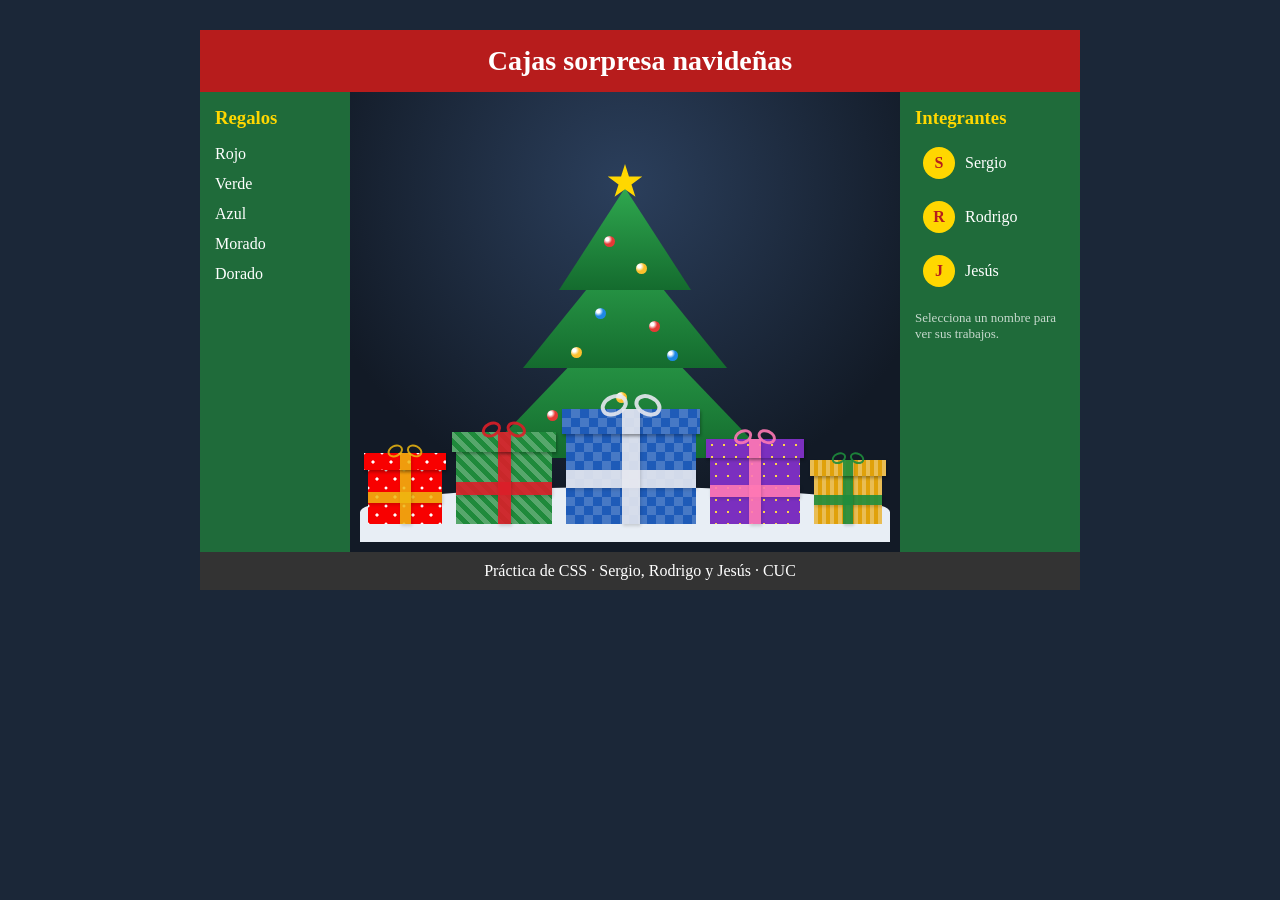
<file: index.html>
<!DOCTYPE html>
<html lang="es">
<head>
  <meta charset="UTF-8">
  <meta name="viewport" content="width=device-width, initial-scale=1.0">
  <title>Práctica de CSS - Navidad</title>
  <link rel="stylesheet" href="estilos.css">
</head>
<body>

  <div id="contenedor">

    <div id="cabecera">
      <h1>Cajas sorpresa navideñas</h1>
    </div>

    <div id="menu">
      <h3>Regalos</h3>
      <ul>
        <li><a href="#">Rojo</a></li>
        <li><a href="#">Verde</a></li>
        <li><a href="#">Azul</a></li>
        <li><a href="#">Morado</a></li>
        <li><a href="#">Dorado</a></li>
      </ul>
    </div>

    <div id="contenido">

      <!-- Panel de Sergio (aparece al hacer clic en su nombre) -->
      <div class="panel" id="sergio">
        <a class="cerrar" href="#">✕ Cerrar</a>
        <h2>Trabajos de Sergio</h2>
        <a class="trabajo" href="sergio/ejercicio1-regalos/index.html">
          <strong>Ejercicio 1 · Cajas sorpresa</strong>
          <span>5 regalos con position relative / absolute frente al árbol</span>
        </a>
        <a class="trabajo" href="sergio/ejercicio2-estructura/index.html">
          <strong>Ejercicio 2 · Estructura</strong>
          <span>Cabecera, menú, contenido y pie con float y clear</span>
        </a>
        <a class="trabajo" href="sergio/ejercicio3-perfil/index.html">
          <strong>Ejercicio 3 · Tarjeta de perfil</strong>
          <span>Vista para celular y para PC con Flexbox y media queries</span>
        </a>
      </div>

      <!-- Panel de Rodrigo (aparece al hacer clic en su nombre) -->
      <div class="panel" id="rodrigo">
        <a class="cerrar" href="#">✕ Cerrar</a>
        <h2>Trabajos de Rodrigo</h2>
        <a class="trabajo" href="rodrigo/practica1/index.html">
          <strong>Ejercicio 1 · Cajas sorpresa</strong>
          <span>5 regalos con position relative / absolute frente al árbol</span>
        </a>
        <a class="trabajo" href="rodrigo/practica2/index.html">
          <strong>Ejercicio 2 · Estructura</strong>
          <span>Cabecera, menú, contenido y pie con float y clear</span>
        </a>
        <a class="trabajo" href="rodrigo/practica3/index.html">
          <strong>Ejercicio 3 · Tarjeta de perfil</strong>
          <span>Vista para celular y para PC con Flexbox y media queries</span>
        </a>
      </div>

      <!-- Panel de Jesús (aparece al hacer clic en su nombre) -->
      <div class="panel" id="jesus">
        <a class="cerrar" href="#">✕ Cerrar</a>
        <h2>Trabajos de Jesús</h2>
        <a class="trabajo" href="practica_jesus/index.html">
          <strong>Ejercicio 1 · Cajas sorpresa</strong>
          <span>5 esta los 3 en uno tanto el menu como las tarjetas </span>
        </a>
      </div>

      <div class="escena">

        <div class="suelo"></div>

        <div class="arbol">
          <div class="estrella"></div>
          <div class="capa capa-1"></div>
          <div class="capa capa-2"></div>
          <div class="capa capa-3"></div>
          <div class="tronco"></div>
          <span class="esfera e1"></span>
          <span class="esfera e2"></span>
          <span class="esfera e3"></span>
          <span class="esfera e4"></span>
          <span class="esfera e5"></span>
          <span class="esfera e6"></span>
          <span class="esfera e7"></span>
          <span class="esfera e8"></span>
          <span class="esfera e9"></span>
        </div>

        <div class="regalos">
          <div class="regalo r1">
            <div class="tapa"><span></span></div>
            <div class="promo"><p>Ho, ho, ho</p><h2>¡Regalo!</h2></div>
            <div class="caja"><span></span><span></span></div>
          </div>
          <div class="regalo r2">
            <div class="tapa"><span></span></div>
            <div class="promo"><p>Para ti</p><h2>¡Sorpresa!</h2></div>
            <div class="caja"><span></span><span></span></div>
          </div>
          <div class="regalo r3">
            <div class="tapa"><span></span></div>
            <div class="promo"><p>Felices Fiestas</p><h2>NAVIDAD 2026</h2></div>
            <div class="caja"><span></span><span></span></div>
          </div>
          <div class="regalo r4">
            <div class="tapa"><span></span></div>
            <div class="promo"><p>Con cariño</p><h2>Paz y amor</h2></div>
            <div class="caja"><span></span><span></span></div>
          </div>
          <div class="regalo r5">
            <div class="tapa"><span></span></div>
            <div class="promo"><p>Un deseo</p><h2>¡Feliz 2027!</h2></div>
            <div class="caja"><span></span><span></span></div>
          </div>
        </div>

      </div>
    </div>

    <div id="integrantes">
      <h3>Integrantes</h3>
      <ul>
        <li><a href="#sergio"><span class="inicial">S</span>Sergio</a></li>
        <li><a href="#rodrigo"><span class="inicial">R</span>Rodrigo</a></li>
        <li><a href="#jesus"><span class="inicial">J</span>Jesús</a></li>
      </ul>
      <p class="ayuda">Selecciona un nombre para ver sus trabajos.</p>
    </div>

    <div id="pie">
      <p>Práctica de CSS · Sergio, Rodrigo y Jesús · CUC</p>
    </div>

  </div>

</body>
</html>
</file>
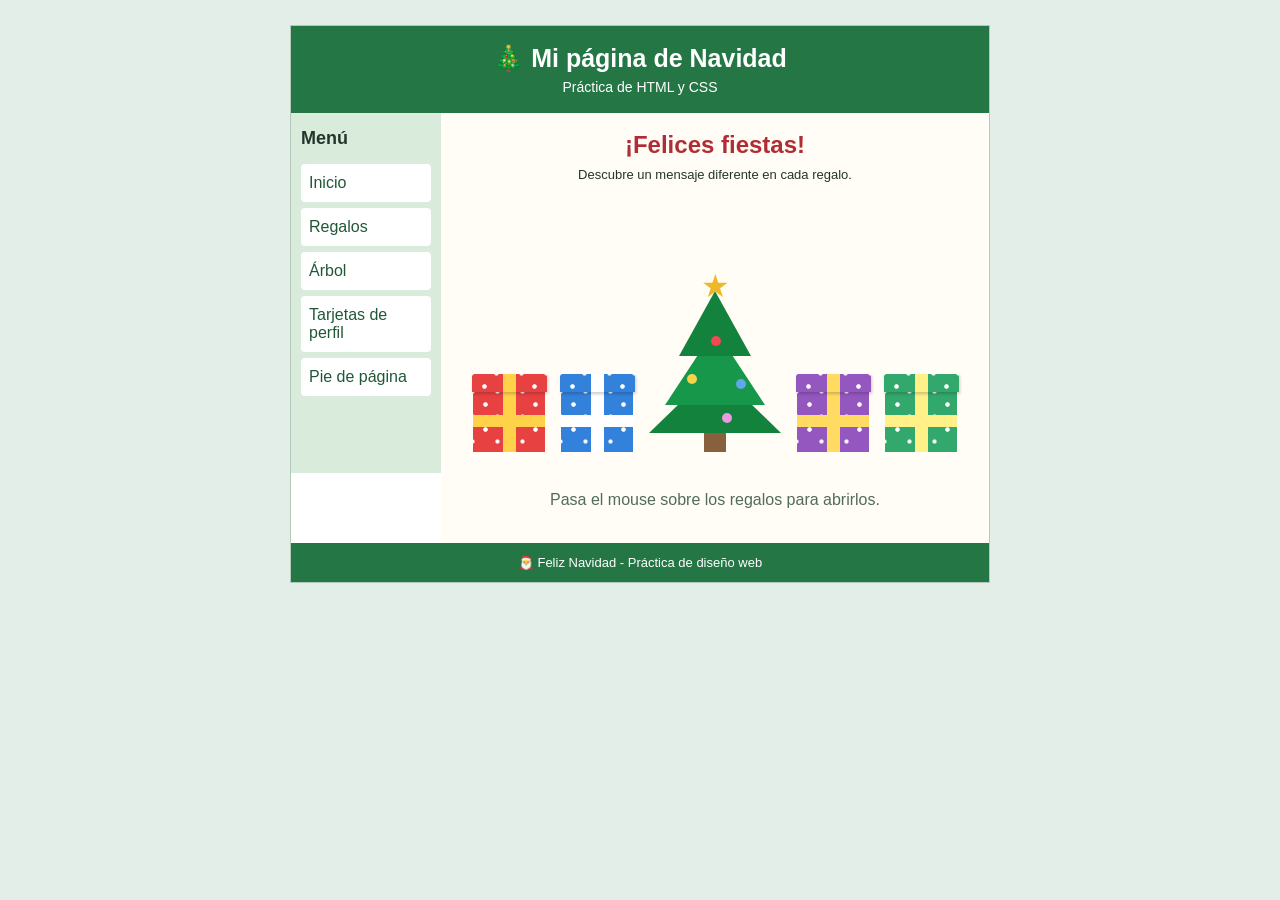
<file: practica_jesus/index.html>
<!DOCTYPE html>
<html lang="es">
<head>
  <meta charset="UTF-8">
  <meta name="viewport" content="width=device-width, initial-scale=1.0">
  <title>Práctica de Navidad - Tarjetas de perfil</title>
  <link rel="stylesheet" href="style.css">
</head>
<body>
  <div id="contenedor">

    <!-- CABECERA -->
    <header id="cabecera">
      <h1>🎄 Mi página de Navidad</h1>
      <p>Práctica de HTML y CSS</p>
    </header>

    <!-- MENÚ: AL HACER CLIC EN TARJETAS CAMBIA EL CONTENIDO -->
    <nav id="menu" aria-label="Menú principal">
      <h2>Menú</h2>
      <a href="#inicio">Inicio</a>
      <a href="#regalos">Regalos</a>
      <a href="#arbol">Árbol</a>
      <a href="#tarjetas">Tarjetas de perfil</a>
      <a href="#pie">Pie de página</a>
    </nav>

    <main id="contenido">

      <!-- ESTA VISTA SOLO SE MUESTRA AL ELEGIR 'TARJETAS DE PERFIL' -->
      <!-- Está antes del inicio para cambiar las vistas con CSS :target y ~ -->
      <section id="tarjetas" class="vista-tarjetas" aria-label="Tarjetas de perfil">
        <h2>Mis tarjetas de perfil</h2>
        <p class="subtitulo-tarjetas">Tres tarjetas inspiradas en el ejemplo de la clase.</p>

        <div class="grupo-tarjetas">
          <!-- TARJETA 1 -->
          <article class="property-card perfil-uno">
            <div class="property-image">
              <span class="iniciales">CUC</span>
            </div>
            <div class="property-description">
              <h3>Colegio Universitario de Cartago</h3>
              <p>Administración y Programación de Sitios Web</p>
            </div>
            <div class="property-social-icons">Perfil 1</div>
          </article>

          <!-- TARJETA 2 -->
          <article class="property-card perfil-dos">
            <div class="property-image">
              <span class="iniciales">ES</span>
            </div>
            <div class="property-description">
              <h3>Mi perfil de estudiante</h3>
              <p>Me gusta aprender a crear páginas web con HTML y CSS.</p>
            </div>
            <div class="property-social-icons">Perfil 2</div>
          </article>

          <!-- TARJETA 3 -->
          <article class="property-card perfil-tres">
            <div class="property-image">
              <span class="iniciales">WEB</span>
            </div>
            <div class="property-description">
              <h3>Mi proyecto web</h3>
              <p>Diseño de una página navideña con regalos y animaciones.</p>
            </div>
            <div class="property-social-icons">Perfil 3</div>
          </article>
        </div>
      </section>

      <!-- VISTA DE NAVIDAD: SE OCULTA CUANDO SE ABRE EL MENÚ TARJETAS -->
      <section id="inicio" class="vista-navidad">
        <h2>¡Felices fiestas!</h2>
        <p class="descripcion-inicio">Descubre un mensaje diferente en cada regalo.</p>

        <div class="navidad" id="regalos">
          <!-- REGALO 1 -->
          <div class="regalo rojo" tabindex="0" aria-label="Regalo rojo: felices fiestas">
            <div class="tapa"><span></span></div>
            <div class="promo"><p>¡Felices fiestas!</p><h3>Con cariño ❤️</h3></div>
            <div class="caja"><span></span><span></span></div>
          </div>

          <!-- REGALO 2 -->
          <div class="regalo azul" tabindex="0" aria-label="Regalo azul: mucha alegría">
            <div class="tapa"><span></span></div>
            <div class="promo"><p>¡Mucha alegría!</p><h3>Para ti 💙</h3></div>
            <div class="caja"><span></span><span></span></div>
          </div>

          <!-- ÁRBOL EN EL CENTRO -->
          <div class="arbol" id="arbol" role="img" aria-label="Árbol de Navidad con estrella y esferas">
            <div class="estrella">★</div>
            <div class="hojas hojas1"></div>
            <div class="hojas hojas2"></div>
            <div class="hojas hojas3"></div>
            <div class="adorno adorno1"></div>
            <div class="adorno adorno2"></div>
            <div class="adorno adorno3"></div>
            <div class="adorno adorno4"></div>
            <div class="tronco"></div>
          </div>

          <!-- REGALO 3 -->
          <div class="regalo morado" tabindex="0" aria-label="Regalo morado: que tus sueños se cumplan">
            <div class="tapa"><span></span></div>
            <div class="promo"><p>Que tus sueños</p><h3>se cumplan 💜</h3></div>
            <div class="caja"><span></span><span></span></div>
          </div>

          <!-- REGALO 4 -->
          <div class="regalo verde" tabindex="0" aria-label="Regalo verde: un año de éxitos">
            <div class="tapa"><span></span></div>
            <div class="promo"><p>Un año lleno</p><h3>de éxitos 💚</h3></div>
            <div class="caja"><span></span><span></span></div>
          </div>
        </div>
        <p class="indicacion">Pasa el mouse sobre los regalos para abrirlos.</p>
      </section>
    </main>

    <footer id="pie">🎅 Feliz Navidad - Práctica de diseño web</footer>
  </div>
</body>
</html>
</file>
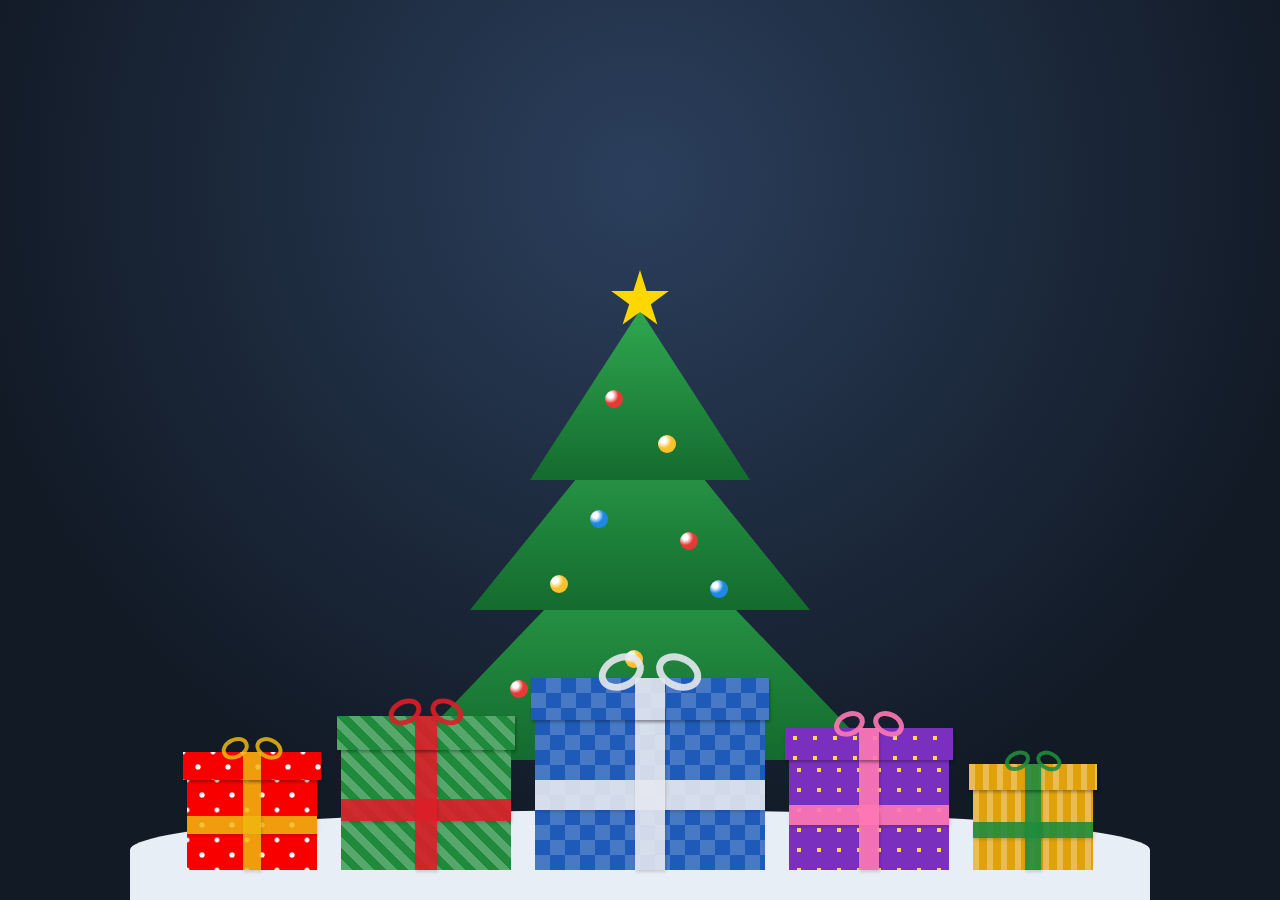
<file: practica-css/ejercicio1-regalos/index.html>
<!DOCTYPE html>
<html lang="es">
<head>
  <meta charset="UTF-8">
  <meta name="viewport" content="width=device-width, initial-scale=1.0">
  <title>Cajas sorpresa navideñas</title>
  <link rel="stylesheet" href="estilos.css">
</head>
<body>

  <div class="escena">

    <!-- Suelo con nieve -->
    <div class="suelo"></div>

    <!-- Árbol de Navidad -->
    <div class="arbol">
      <div class="estrella"></div>
      <div class="capa capa-1"></div>
      <div class="capa capa-2"></div>
      <div class="capa capa-3"></div>
      <div class="tronco"></div>

      <!-- Esferas -->
      <span class="esfera e1"></span>
      <span class="esfera e2"></span>
      <span class="esfera e3"></span>
      <span class="esfera e4"></span>
      <span class="esfera e5"></span>
      <span class="esfera e6"></span>
      <span class="esfera e7"></span>
      <span class="esfera e8"></span>
      <span class="esfera e9"></span>
    </div>

    <!-- Las 5 cajas sorpresa -->
    <div class="regalos">

      <!-- Regalo 1: rojo con lunares -->
      <div class="regalo r1">
        <div class="tapa"><span></span></div>
        <div class="promo">
          <p>Ho, ho, ho</p>
          <h2>¡Regalo!</h2>
        </div>
        <div class="caja"><span></span><span></span></div>
      </div>

      <!-- Regalo 2: verde con rayas -->
      <div class="regalo r2">
        <div class="tapa"><span></span></div>
        <div class="promo">
          <p>Para ti</p>
          <h2>¡Sorpresa!</h2>
        </div>
        <div class="caja"><span></span><span></span></div>
      </div>

      <!-- Regalo 3: azul a cuadros (el más grande) -->
      <div class="regalo r3">
        <div class="tapa"><span></span></div>
        <div class="promo">
          <p>Felices Fiestas</p>
          <h2>NAVIDAD 2026</h2>
        </div>
        <div class="caja"><span></span><span></span></div>
      </div>

      <!-- Regalo 4: morado con lunares dorados -->
      <div class="regalo r4">
        <div class="tapa"><span></span></div>
        <div class="promo">
          <p>Con cariño</p>
          <h2>Paz y amor</h2>
        </div>
        <div class="caja"><span></span><span></span></div>
      </div>

      <!-- Regalo 5: dorado con rayas verticales -->
      <div class="regalo r5">
        <div class="tapa"><span></span></div>
        <div class="promo">
          <p>Un deseo</p>
          <h2>¡Feliz 2027!</h2>
        </div>
        <div class="caja"><span></span><span></span></div>
      </div>

    </div>
  </div>

</body>
</html>
</file>
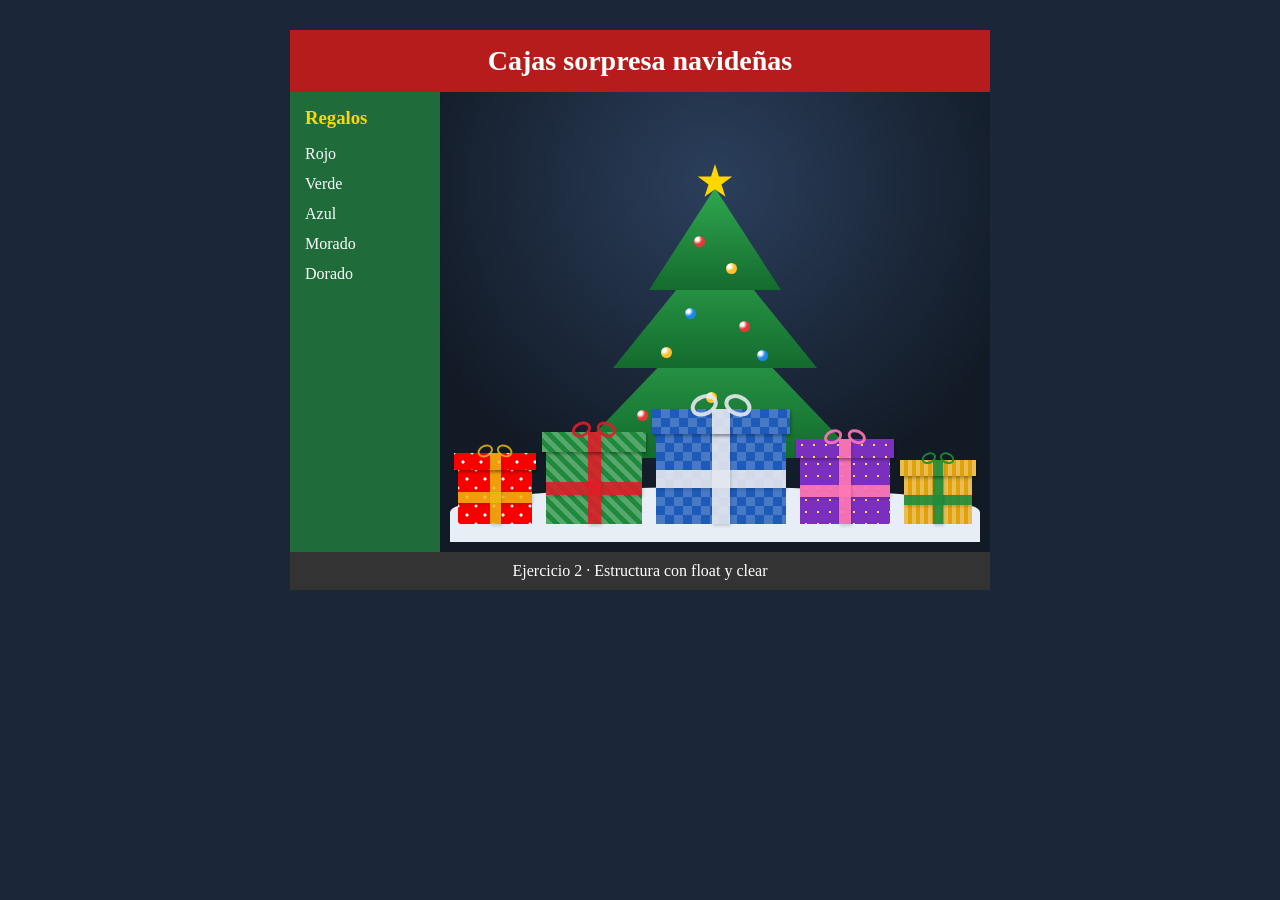
<file: practica-css/ejercicio2-estructura/index.html>
<!DOCTYPE html>
<html lang="es">
<head>
  <meta charset="UTF-8">
  <meta name="viewport" content="width=device-width, initial-scale=1.0">
  <title>Ejercicio 2 - Estructura</title>
  <link rel="stylesheet" href="estilos.css">
</head>
<body>

  <div id="contenedor">

    <div id="cabecera">
      <h1>Cajas sorpresa navideñas</h1>
    </div>

    <div id="menu">
      <h3>Regalos</h3>
      <ul>
        <li><a href="#">Rojo</a></li>
        <li><a href="#">Verde</a></li>
        <li><a href="#">Azul</a></li>
        <li><a href="#">Morado</a></li>
        <li><a href="#">Dorado</a></li>
      </ul>
    </div>

    <div id="contenido">
      <div class="escena">

        <div class="suelo"></div>

        <div class="arbol">
          <div class="estrella"></div>
          <div class="capa capa-1"></div>
          <div class="capa capa-2"></div>
          <div class="capa capa-3"></div>
          <div class="tronco"></div>
          <span class="esfera e1"></span>
          <span class="esfera e2"></span>
          <span class="esfera e3"></span>
          <span class="esfera e4"></span>
          <span class="esfera e5"></span>
          <span class="esfera e6"></span>
          <span class="esfera e7"></span>
          <span class="esfera e8"></span>
          <span class="esfera e9"></span>
        </div>

        <div class="regalos">
          <div class="regalo r1">
            <div class="tapa"><span></span></div>
            <div class="promo"><p>Ho, ho, ho</p><h2>¡Regalo!</h2></div>
            <div class="caja"><span></span><span></span></div>
          </div>
          <div class="regalo r2">
            <div class="tapa"><span></span></div>
            <div class="promo"><p>Para ti</p><h2>¡Sorpresa!</h2></div>
            <div class="caja"><span></span><span></span></div>
          </div>
          <div class="regalo r3">
            <div class="tapa"><span></span></div>
            <div class="promo"><p>Felices Fiestas</p><h2>NAVIDAD 2026</h2></div>
            <div class="caja"><span></span><span></span></div>
          </div>
          <div class="regalo r4">
            <div class="tapa"><span></span></div>
            <div class="promo"><p>Con cariño</p><h2>Paz y amor</h2></div>
            <div class="caja"><span></span><span></span></div>
          </div>
          <div class="regalo r5">
            <div class="tapa"><span></span></div>
            <div class="promo"><p>Un deseo</p><h2>¡Feliz 2027!</h2></div>
            <div class="caja"><span></span><span></span></div>
          </div>
        </div>

      </div>
    </div>

    <div id="pie">
      <p>Ejercicio 2 · Estructura con float y clear</p>
    </div>

  </div>

</body>
</html>
</file>
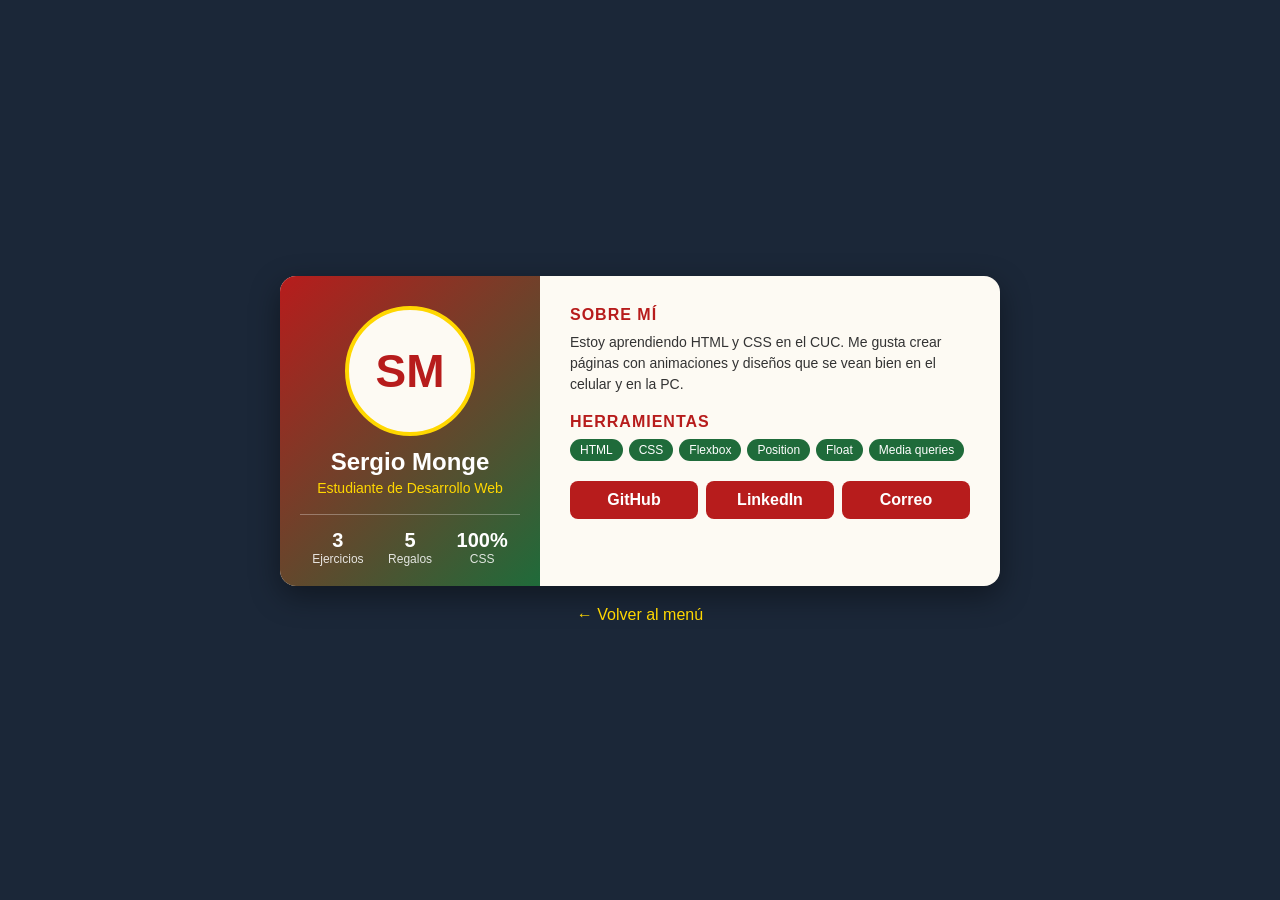
<file: practica-css/ejercicio3-perfil/index.html>
<!DOCTYPE html>
<html lang="es">
<head>
  <meta charset="UTF-8">
  <meta name="viewport" content="width=device-width, initial-scale=1.0">
  <title>Ejercicio 3 - Mi perfil</title>
  <link rel="stylesheet" href="estilos.css">
</head>
<body>

  <div class="tarjeta">

    <!-- Parte de color: foto, nombre y datos -->
    <div class="lateral">
      <div class="avatar">SM</div>
      <h1>Sergio Monge</h1>
      <p class="rol">Estudiante de Desarrollo Web</p>

      <div class="datos">
        <div><strong>3</strong><span>Ejercicios</span></div>
        <div><strong>5</strong><span>Regalos</span></div>
        <div><strong>100%</strong><span>CSS</span></div>
      </div>
    </div>

    <!-- Parte blanca: información -->
    <div class="detalle">
      <h2>Sobre mí</h2>
      <p>
        Estoy aprendiendo HTML y CSS en el CUC. Me gusta crear páginas
        con animaciones y diseños que se vean bien en el celular y en la PC.
      </p>

      <h2>Herramientas</h2>
      <ul class="etiquetas">
        <li>HTML</li>
        <li>CSS</li>
        <li>Flexbox</li>
        <li>Position</li>
        <li>Float</li>
        <li>Media queries</li>
      </ul>

      <div class="enlaces">
        <a href="#">GitHub</a>
        <a href="#">LinkedIn</a>
        <a href="#">Correo</a>
      </div>
    </div>

  </div>

  <a class="volver" href="../ejercicio2-estructura/index.html">← Volver al menú</a>

</body>
</html>
</file>
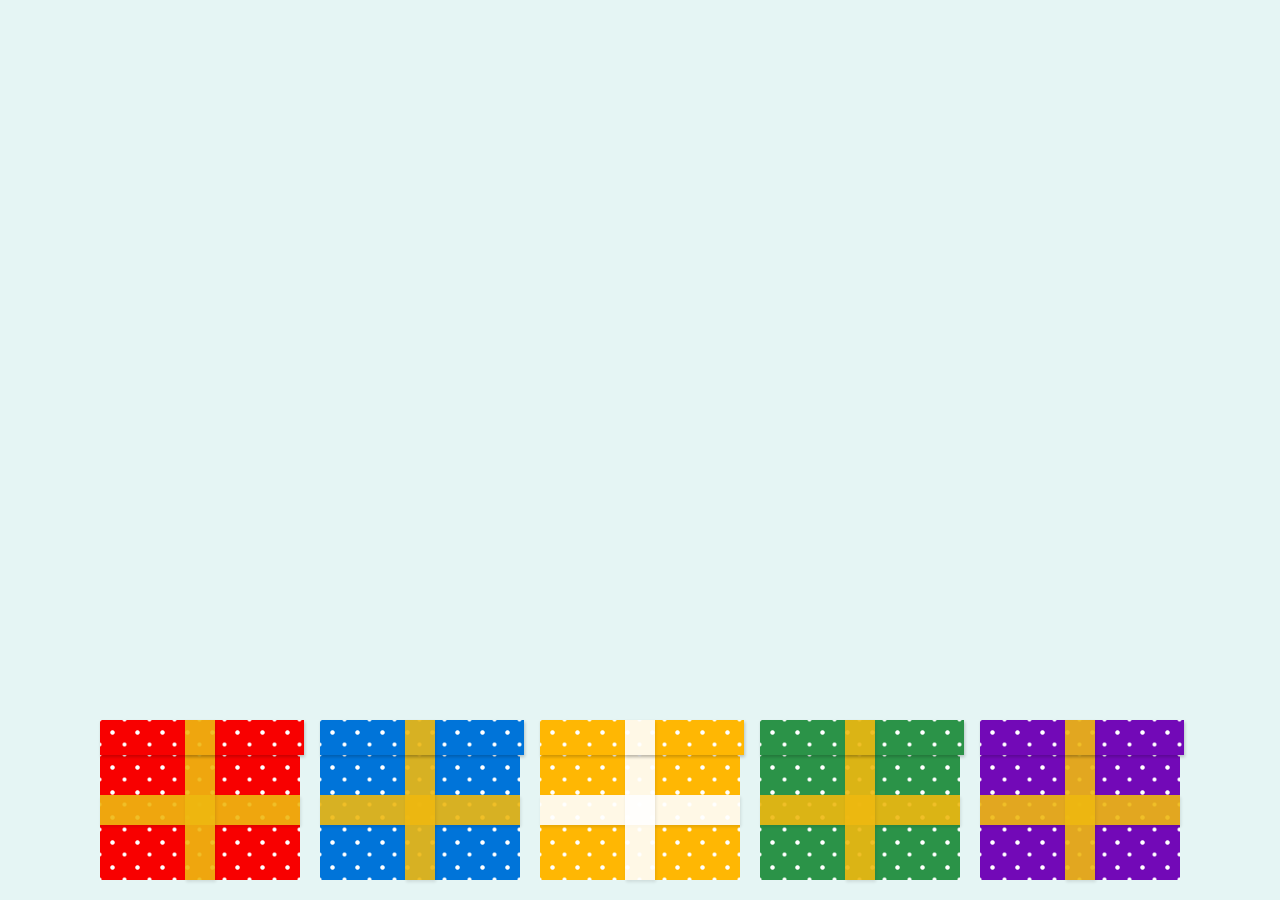
<file: rodrigo/practica1/index.html>
<!DOCTYPE html>
<html lang="es">
<head>
    <meta charset="UTF-8">
    <meta name="viewport" content="width=device-width, initial-scale=1.0">
    <title>Práctica Árbol de Navidad</title>
    <link rel="stylesheet" href="practica1.css">
</head>
<body>

    <!-- Contenedor principal que agrupa y alinea los 5 regalos abajo del árbol -->
    <div class="contenedor-regalos">

        <!-- Regalo 1 (Rojo) -->
        <div class="regalo regalo-rojo">
            <div class="tapa">
                <span></span>
            </div>
            <div class="promo">
                <p>Pasar el cuatrimestre</p>
                <h2>NAVIDAD 2026</h2>
            </div>
            <div class="caja">
                <span></span>
                <span></span>
            </div>
        </div>

        <!-- Regalo 2 (Azul) -->
        <div class="regalo2 regalo-azul">
            <div class="tapa">
                <span></span>
            </div>
            <div class="promo">
                <p>Graduarme</p>
                <h2>NAVIDAD 2026</h2>
            </div>
            <div class="caja">
                <span></span>
                <span></span>
            </div>
        </div>

        <!-- Regalo 3 (Amarillo / Dorado) -->
        <div class="regalo3 regalo-amarillo">
            <div class="tapa">
                <span></span>
            </div>
            <div class="promo">
                <p>Un año nuevo prospero</p>
                <h2>NAVIDAD 2026</h2>
            </div>
            <div class="caja">
                <span></span>
                <span></span>
            </div>
        </div>

        <!-- Regalo 4 (Verde) -->
        <div class="regalo4 regalo-verde">
            <div class="tapa">
                <span></span>
            </div>
            <div class="promo">
                <p>Salud</p>
                <h2>NAVIDAD 2026</h2>
            </div>
            <div class="caja">
                <span></span>
                <span></span>
            </div>
        </div>

        <!-- Regalo 5 (Morado) -->
        <div class="regalo5 regalo-morado">
            <div class="tapa">
                <span></span>
            </div>
            <div class="promo">
                <p>Iniciar un emprendimiento propio</p>
                <h2>NAVIDAD 2026</h2>
            </div>
            <div class="caja">
                <span></span>
                <span></span>
            </div>
        </div>

    </div> <!-- Fin del contenedor de regalos -->

</body>
</html>
</file>
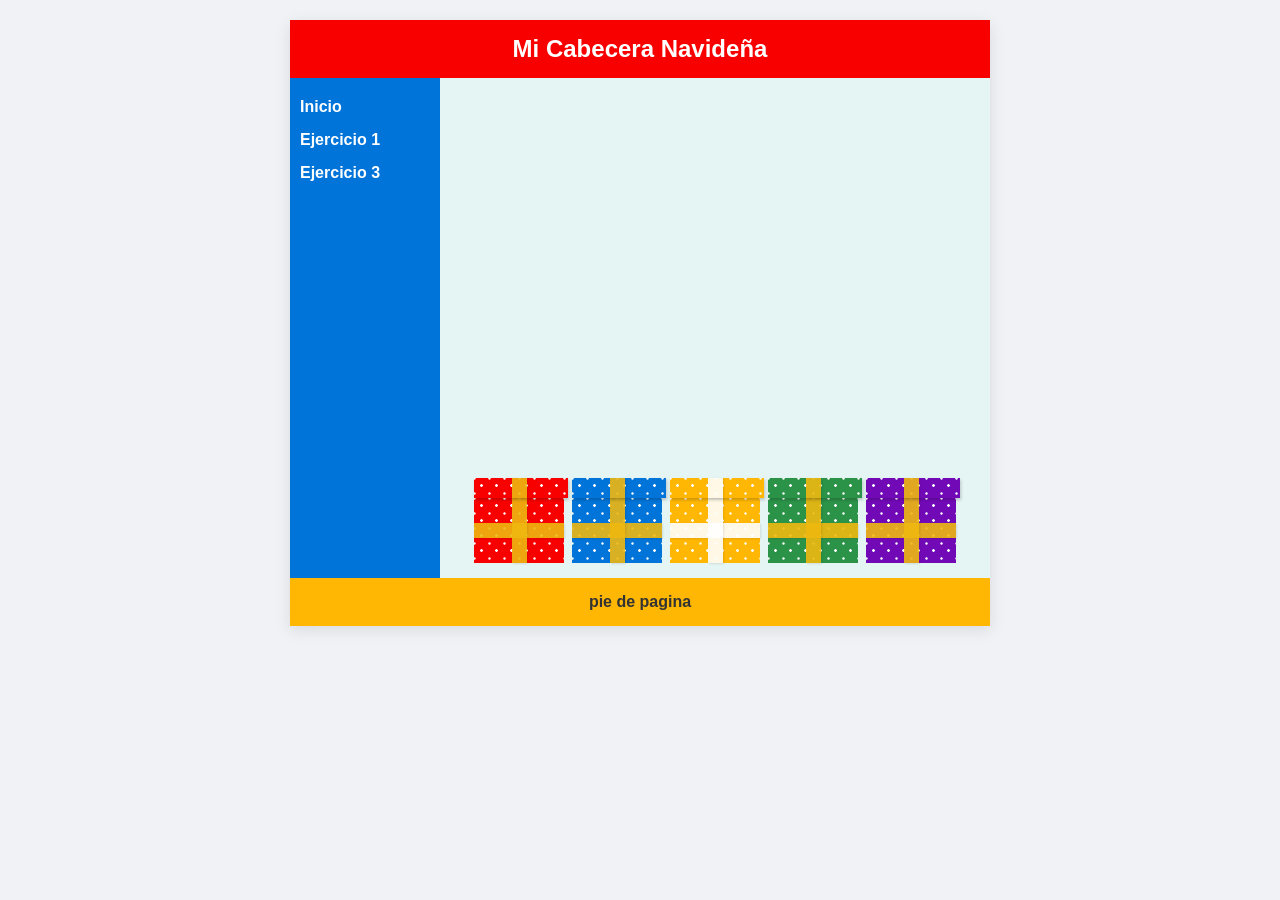
<file: rodrigo/practica2/index.html>
<!DOCTYPE html>
<html lang="es">
<head>
    <meta charset="UTF-8">
    <meta name="viewport" content="width=device-width, initial-scale=1.0">
    <title>Estructura Navideña Fija</title>
    <link rel="stylesheet" href="estilos.css">
</head>
<body>

    <!-- CONTENEDOR PRINCIPAL FIJO DE 700PX -->
    <div class="contenedor-principal">

        <!-- 1. CABECERA (Ancho total del contenedor principal, color rojo) -->
        <header class="cabecera">
            <h1>Mi Cabecera Navideña</h1>
        </header>

        <!-- CONTENEDOR CENTRAL FLEX (Para poner el menu y el arbol lado a lado) -->
        <div class="seccion-central">

            <!-- 2. MENU LATERAL (Izquierda, 150px, color azul) -->
            <aside class="menu-lateral">
                <nav>
                    <ul>
                        <li><a href="#">Inicio</a></li>
                        <li><a href="#">Ejercicio 1</a></li>
                        <li><a href="#">Ejercicio 3</a></li>
                    </ul>
                </nav>
            </aside>

            <!-- 3. CONTENEDOR DEL aRBOL Y REGALOS (Derecha, 550px, con tu fondo e interactividad) -->
            <main class="zona-arbol">
                <!-- Aqui dentro se mantiene intacto el contenedor de tus 5 regalos -->
                <div class="contenedor-regalos">
                    <!-- Regalo 1 -->
                    <div class="regalo regalo-rojo">
                        <div class="tapa"><span></span></div>
                        <div class="promo"><p>Pasar el cuatrimestre</p><h2>NAVIDAD 2026</h2></div>
                        <div class="caja"><span></span><span></span></div>
                    </div>
                    <!-- Regalo 2 -->
                    <div class="regalo2 regalo-azul">
                        <div class="tapa"><span></span></div>
                        <div class="promo"><p>Graduarme el proximo año</p><h2>NAVIDAD 2026</h2></div>
                        <div class="caja"><span></span><span></span></div>
                    </div>
                    <!-- Regalo 3 -->
                    <div class="regalo3 regalo-amarillo">
                        <div class="tapa"><span></span></div>
                        <div class="promo"><p>Un año nuevo prospero</p><h2>NAVIDAD 2026</h2></div>
                        <div class="caja"><span></span><span></span></div>
                    </div>
                    <!-- Regalo 4 -->
                    <div class="regalo4 regalo-verde">
                        <div class="tapa"><span></span></div>
                        <div class="promo"><p>Salud</p><h2>NAVIDAD 2026</h2></div>
                        <div class="caja"><span></span><span></span></div>
                    </div>
                    <!-- Regalo 5 -->
                    <div class="regalo5 regalo-morado">
                        <div class="tapa"><span></span></div>
                        <div class="promo"><p>Poder iniciar un emprendimiento</p><h2>NAVIDAD 2026</h2></div>
                        <div class="caja"><span></span><span></span></div>
                    </div>
                </div>
            </main>

        </div> 

        <!-- 4. PIE DE PAGINA (Ancho total del contenedor principal, color amarillo) -->
        <footer class="pie-pagina">
            <p>pie de pagina</p>
        </footer>

    </div> 

</body>
</html>
</file>
<file: estilos.css>
/* ===== ESTRUCTURA DE LA PÁGINA ===== */
body {
  margin: 0;
  padding: 30px 0;
  background: #1b2738;
  font-family: Georgia, 'Times New Roman', Times, serif;
}

#contenedor {
  width: 880px;              /* 150 menú + 550 contenido + 180 integrantes */
  margin: 0 auto;            /* centra el contenedor */
  background: #fdfaf3;
}

#cabecera {
  background: #b71c1c;
  color: white;
  text-align: center;
  padding: 15px;
}
#cabecera h1 {
  margin: 0;
  font-size: 28px;
}

#menu {
  float: left;
  width: 150px;
  box-sizing: border-box;    /* el padding queda dentro de los 150px */
  padding: 15px;
  background: #1f6b3a;
  min-height: 460px;
}
#menu h3 {
  margin: 0 0 10px;
  color: #ffd700;
}
#menu ul {
  list-style: none;
  margin: 0;
  padding: 0;
}
#menu a {
  display: block;
  padding: 6px 0;
  color: white;
  text-decoration: none;
}
#menu a:hover {
  color: #ffd700;
}

#contenido {
  float: left;
  width: 550px;
  box-sizing: border-box;    /* el padding queda dentro de los 550px */
  padding: 10px;
  background: radial-gradient(circle at 50% 20%, #2b3f5c, #121a26 70%);
  position: relative;        /* referencia para los paneles */
}

#pie {
  clear: both;               /* se coloca debajo de los dos floats */
  background: #333;
  color: white;
  text-align: center;
  padding: 10px;
}
#pie p {
  margin: 0;
}

/* ===== COLUMNA DERECHA: INTEGRANTES ===== */
#integrantes {
  float: left;
  width: 180px;
  box-sizing: border-box;
  padding: 15px;
  background: #1f6b3a;
  min-height: 460px;
}
#integrantes h3 {
  margin: 0 0 10px;
  color: #ffd700;
}
#integrantes ul {
  list-style: none;
  margin: 0;
  padding: 0;
}
#integrantes a {
  display: flex;
  align-items: center;
  gap: 10px;
  padding: 8px;
  margin-bottom: 6px;
  border-radius: 8px;
  color: white;
  text-decoration: none;
  transition: background 0.3s;
}
#integrantes a:hover {
  background: rgba(255, 255, 255, 0.15);
}
.inicial {
  width: 32px;
  height: 32px;
  border-radius: 50%;
  background: #ffd700;
  color: #b71c1c;
  font-weight: bold;
  display: flex;
  align-items: center;
  justify-content: center;
}
.ayuda {
  margin: 15px 0 0;
  font-size: 13px;
  color: rgba(255, 255, 255, 0.75);
}

/* Nombre seleccionado resaltado */
#contenedor:has(#sergio:target) a[href="#sergio"],
#contenedor:has(#rodrigo:target) a[href="#rodrigo"],
#contenedor:has(#jesus:target) a[href="#jesus"] {
  background: #b71c1c;
}

/* ===== PANELES DE CADA INTEGRANTE ===== */
.panel {
  display: none;             /* ocultos hasta que se seleccionan */
  position: absolute;
  top: 10px;
  left: 10px;
  right: 10px;
  bottom: 10px;
  z-index: 20;
  padding: 25px;
  border-radius: 8px;
  background: rgba(18, 26, 38, 0.96);
  color: white;
}
.panel:target {
  display: block;            /* se muestra el del nombre seleccionado */
}
.panel h2 {
  margin: 0 0 20px;
  color: #ffd700;
}
.cerrar {
  float: right;
  color: rgba(255, 255, 255, 0.7);
  text-decoration: none;
}
.cerrar:hover {
  color: white;
}
.trabajo {
  display: block;
  margin-bottom: 12px;
  padding: 15px;
  border-left: 5px solid #b71c1c;
  border-radius: 6px;
  background: rgba(255, 255, 255, 0.08);
  color: white;
  text-decoration: none;
  transition: background 0.3s, border-color 0.3s;
}
.trabajo:hover {
  background: rgba(255, 255, 255, 0.16);
  border-left-color: #ffd700;
}
.trabajo strong {
  display: block;
  margin-bottom: 4px;
}
.trabajo span {
  font-size: 14px;
  color: rgba(255, 255, 255, 0.75);
}

/* ===== ESCENA ===== */
.escena {
  position: relative;
  width: 530px;
  height: 440px;
}

.suelo {
  position: absolute;
  bottom: 0;
  left: 0;
  right: 0;
  height: 55px;
  background: #e8eef5;
  border-radius: 50% 50% 0 0 / 25px 25px 0 0;
}

/* ===== ÁRBOL ===== */
.arbol {
  position: absolute;
  left: 50%;
  bottom: 42px;
  width: 300px;
  height: 336px;
  transform: translateX(-50%);
}

.capa {
  position: absolute;
  left: 50%;
  transform: translateX(-50%);
  clip-path: polygon(50% 0, 100% 100%, 0 100%);
  background: linear-gradient(to bottom, #2fa84f, #146b2e);
}
.capa-1 { width: 132px; height: 102px; top: 24px;  z-index: 3; }
.capa-2 { width: 204px; height: 126px; top: 78px;  z-index: 2; }
.capa-3 { width: 288px; height: 150px; top: 144px; z-index: 1; }

.tronco {
  position: absolute;
  left: 50%;
  top: 294px;
  width: 42px;
  height: 42px;
  transform: translateX(-50%);
  background: #6b3e1f;
}

.estrella {
  position: absolute;
  top: 0;
  left: 50%;
  width: 36px;
  height: 36px;
  margin-left: -18px;
  z-index: 4;
  background: #ffd700;
  clip-path: polygon(50% 0%, 61% 35%, 98% 35%, 68% 57%, 79% 91%,
                     50% 70%, 21% 91%, 32% 57%, 2% 35%, 39% 35%);
  animation: latido 1.5s ease-in-out infinite alternate;
}

.esfera {
  position: absolute;
  width: 11px;
  height: 11px;
  border-radius: 50%;
  z-index: 5;
  background: radial-gradient(circle at 30% 30%, #fff 0 15%, var(--c) 45%);
  animation: brillo 1.6s ease-in-out infinite alternate;
}
.e1 { left: 129px; top: 72px;  --c: #e53935; }
.e2 { left: 161px; top: 99px;  --c: #fbc02d; animation-delay: .4s; }
.e3 { left: 120px; top: 144px; --c: #1e88e5; animation-delay: .8s; }
.e4 { left: 174px; top: 157px; --c: #e53935; animation-delay: .2s; }
.e5 { left: 96px;  top: 183px; --c: #fbc02d; animation-delay: 1s; }
.e6 { left: 192px; top: 186px; --c: #1e88e5; animation-delay: .6s; }
.e7 { left: 72px;  top: 246px; --c: #e53935; animation-delay: .3s; }
.e8 { left: 141px; top: 228px; --c: #fbc02d; animation-delay: .9s; }
.e9 { left: 210px; top: 252px; --c: #1e88e5; animation-delay: .5s; }

@keyframes brillo {
  from { opacity: .55; }
  to   { opacity: 1; box-shadow: 0 0 8px var(--c); }
}
@keyframes latido {
  from { transform: scale(1); }
  to   { transform: scale(1.15); }
}

/* ===== FILA DE REGALOS ===== */
.regalos {
  position: absolute;
  bottom: 18px;
  left: 0;
  right: 0;
  z-index: 10;
  display: flex;
  justify-content: center;
  align-items: flex-end;
  gap: 6px;
}

/* ===== CAJA SORPRESA ===== */
.regalo {
  --ancho: 100px;
  --alto: 70px;
  --alto-tapa: 20px;
  --cinta-ancho: 14px;
  --color: #f80000;
  --cinta: rgba(239, 184, 16, 0.85);
  --patron: none;
  --patron-tam: auto;
  --patron-pos: 0 0;
  --giro: 10deg;
  --desvio: 8px;

  width: calc(var(--ancho) + 8px);
  cursor: pointer;
}

.caja, .tapa {
  background-color: var(--color);
  background-image: var(--patron);
  background-size: var(--patron-tam);
  background-position: var(--patron-pos);
  position: relative;
  margin: 0 auto;
}

.caja {
  width: var(--ancho);
  height: var(--alto);
}

.tapa {
  width: var(--ancho);
  height: var(--alto-tapa);
  padding: 0 4px;
  box-shadow: 1px 2px 3px rgba(0, 0, 0, 0.3);
  z-index: 1;
  top: 0;
  left: 0;
  transition:
    top ease-out 0.5s,
    left ease-out 0.5s,
    transform ease-out 0.5s;
}

.caja span, .tapa span {
  position: absolute;
  display: block;
  background: var(--cinta);
  box-shadow: 1px 2px 3px rgba(0, 0, 0, 0.15);
}
.caja span:first-child {
  width: 100%;
  height: var(--cinta-ancho);
  left: 0;
  top: calc(50% - var(--cinta-ancho) / 2);
}
.caja span:last-child,
.tapa span {
  width: var(--cinta-ancho);
  height: 100%;
  top: 0;
  left: calc(50% - var(--cinta-ancho) / 2);
}

.tapa::before, .tapa::after {
  content: "";
  position: absolute;
  bottom: 100%;
  left: 50%;
  width: calc(var(--cinta-ancho) * 1.1);
  height: calc(var(--cinta-ancho) * 0.7);
  border: calc(var(--cinta-ancho) * 0.25) solid var(--cinta);
  border-radius: 50%;
}
.tapa::before {
  transform-origin: right bottom;
  transform: translateX(-100%) rotate(-25deg);
}
.tapa::after {
  transform-origin: left bottom;
  transform: rotate(25deg);
}

.promo {
  position: relative;
  height: 0;
  top: 10px;
  opacity: 0;                /* oculto hasta el hover */
  color: white;
  text-align: center;
  white-space: nowrap;
  text-shadow: 0 2px 4px rgba(0, 0, 0, 0.8);
  transition: top ease-out 0.7s, opacity ease-out 0.7s;
}
.promo p {
  margin: 0;
  line-height: 1.1;
  font-size: 11px;
}
.promo h2 {
  margin: 0;
  line-height: 1.1;
  font-size: 15px;
}

.regalo:hover .tapa {
  top: calc(-1 * var(--alto-tapa) - 30px);
  left: var(--desvio);
  transform: rotateZ(var(--giro));
}
.regalo:hover .promo {
  top: calc(-1 * var(--alto-tapa) - 12px);
  opacity: 1;
}

/* ===== LAS 5 CAJAS ===== */
.r1 {
  --ancho: 74px;
  --alto: 54px;
  --alto-tapa: 17px;
  --cinta-ancho: 11px;
  --color: #f80000;
  --cinta: rgba(239, 184, 16, 0.85);
  --patron: radial-gradient(white 10%, transparent 15.1%),
            radial-gradient(white 7%, transparent 15.1%);
  --patron-tam: 18px 18px;
  --patron-pos: 0 0, 9px 9px;
}

.r2 {
  --ancho: 96px;
  --alto: 72px;
  --alto-tapa: 20px;
  --cinta-ancho: 13px;
  --color: #1f8a3b;
  --cinta: rgba(220, 30, 40, 0.9);
  --patron: repeating-linear-gradient(45deg,
              rgba(255, 255, 255, 0.25) 0 5px,
              transparent 5px 10px);
  --giro: -10deg;
  --desvio: -8px;
}

.r3 {
  --ancho: 130px;
  --alto: 90px;
  --alto-tapa: 25px;
  --cinta-ancho: 18px;
  --color: #1e5bb8;
  --cinta: rgba(230, 232, 240, 0.9);
  --patron: conic-gradient(rgba(255, 255, 255, 0.18) 25%, transparent 0 50%,
                           rgba(255, 255, 255, 0.18) 0 75%, transparent 0);
  --patron-tam: 18px 18px;
}

.r4 {
  --ancho: 90px;
  --alto: 66px;
  --alto-tapa: 19px;
  --cinta-ancho: 12px;
  --color: #7b2fbf;
  --cinta: rgba(255, 120, 180, 0.9);
  --patron: radial-gradient(#ffd54a 15%, transparent 16%);
  --patron-tam: 12px 12px;
  --giro: -12deg;
  --desvio: -8px;
}

.r5 {
  --ancho: 68px;
  --alto: 48px;
  --alto-tapa: 16px;
  --cinta-ancho: 10px;
  --color: #e0a10a;
  --cinta: rgba(30, 140, 60, 0.9);
  --patron: repeating-linear-gradient(90deg,
              rgba(255, 255, 255, 0.3) 0 4px,
              transparent 4px 8px);
  --giro: 14deg;
}
</file>
<file: practica_jesus/style.css>
/* ESTILOS GENERALES */
* {
  box-sizing: border-box;
}

body {
  margin: 0;
  padding: 25px 12px;
  background: #e4eee8;
  font-family: Arial, sans-serif;
  color: #25352c;
}

/* ESTRUCTURA DE LA PRÁCTICA */
#contenedor {
  width: 700px;
  max-width: 100%;
  min-width: 300px;
  margin: 0 auto;
  border: 1px solid #b4c9b9;
  background: #fff;
}

#cabecera {
  padding: 18px;
  text-align: center;
  background: #247744;
  color: white;
}

#cabecera h1 {
  margin: 0 0 6px;
  font-size: 25px;
}

#cabecera p {
  margin: 0;
  font-size: 14px;
}

#menu {
  float: left;
  width: 150px;
  padding: 15px 10px;
  background: #d9ebdb;
  min-height: 360px;
}

#menu h2 {
  margin: 0 0 15px;
  font-size: 18px;
}

#menu a {
  display: block;
  padding: 10px 8px;
  margin-bottom: 6px;
  text-decoration: none;
  color: #205837;
  background: white;
  border-radius: 4px;
}

#menu a:hover {
  background: #bddbc5;
}

#contenido {
  float: left;
  width: calc(100% - 150px);
  min-height: 360px;
  padding: 18px 10px;
  text-align: center;
  background: #fffdf5;
}

#contenido h2 {
  color: #b12d35;
  margin: 0 0 8px;
}

#contenido > p {
  font-size: 13px;
  margin: 0;
}

#pie {
  clear: both;
  background: #247744;
  color: white;
  padding: 12px;
  text-align: center;
  font-size: 13px;
}

/* REGALOS EN UNA SOLA FILA Y ÁRBOL AL CENTRO */
.navidad {
  display: flex;
  align-items: flex-end;
  justify-content: center;
  flex-wrap: nowrap;
  gap: 13px;
  padding: 85px 0 8px;
}

.regalo {
  flex: 0 0 75px;
  width: 75px;
  position: relative;
  cursor: pointer;
  --color-regalo: red;
  --color-cinta: gold;
}

.caja,
.tapa {
  background:
    radial-gradient(white 10%, transparent 16%) 0 0 / 25px 25px,
    radial-gradient(white 7%, transparent 16%) 12px 12px / 25px 25px,
    var(--color-regalo);
  position: relative;
  margin: 0 auto;
}

.caja {
  width: 72px;
  height: 60px;
}

.tapa {
  width: 75px;
  height: 18px;
  z-index: 2;
  top: 0;
  left: 0;
  box-shadow: 1px 2px 3px #0003;
  transition: top .5s, left .5s, transform .5s;
}

.caja span,
.tapa span {
  position: absolute;
  display: block;
  background: var(--color-cinta);
}

.caja span:first-child {
  width: 100%;
  height: 12px;
  top: 23px;
}

.caja span:last-child,
.tapa span {
  width: 13px;
  height: 100%;
  left: calc(50% - 6.5px);
}

.rojo { --color-regalo: #e84141; --color-cinta: #ffd24a; }
.azul { --color-regalo: #3281db; --color-cinta: #ffffff; }
.morado { --color-regalo: #9456bf; --color-cinta: #ffdb61; }
.verde { --color-regalo: #32a86c; --color-cinta: #fff088; }

/* CADA REGALO TIENE SU PROPIO MENSAJE */
.promo {
  position: absolute;
  bottom: 82px;
  left: 50%;
  width: 115px;
  transform: translateX(-50%) translateY(10px);
  opacity: 0;
  pointer-events: none;
  z-index: 6;
  transition: opacity .4s, transform .4s;
}

.promo p {
  margin: 0 0 4px;
  font-size: 11px;
}

.promo h3 {
  margin: 0;
  font-size: 12px;
  color: #a82d36;
}

.regalo:hover .tapa,
.regalo:focus .tapa {
  top: -40px;
  left: 5px;
  transform: rotate(10deg);
}

.regalo:hover .promo,
.regalo:focus .promo {
  opacity: 1;
  transform: translateX(-50%) translateY(-22px);
}

/* ÁRBOL HECHO SOLO CON CSS */
.arbol {
  position: relative;
  flex: 0 0 135px;
  width: 135px;
  height: 185px;
}

.estrella {
  position: absolute;
  z-index: 5;
  top: 0;
  left: 50%;
  transform: translateX(-50%);
  font-size: 32px;
  color: #efb829;
}

.hojas {
  position: absolute;
  left: 50%;
  transform: translateX(-50%);
  width: 0;
  height: 0;
  border-left: solid transparent;
  border-right: solid transparent;
  border-bottom-style: solid;
  border-bottom-color: #13823d;
}

.hojas1 {
  top: 24px;
  border-left-width: 36px;
  border-right-width: 36px;
  border-bottom-width: 65px;
  z-index: 3;
}

.hojas2 {
  top: 62px;
  border-left-width: 50px;
  border-right-width: 50px;
  border-bottom-width: 76px;
  border-bottom-color: #17974a;
  z-index: 2;
}

.hojas3 {
  top: 102px;
  border-left-width: 66px;
  border-right-width: 66px;
  border-bottom-width: 64px;
  z-index: 1;
}

.tronco {
  position: absolute;
  left: 50%;
  bottom: 0;
  transform: translateX(-50%);
  width: 22px;
  height: 30px;
  background: #89603d;
}

.adorno {
  position: absolute;
  z-index: 4;
  width: 10px;
  height: 10px;
  border-radius: 50%;
}

.adorno1 { top: 69px; left: 63px; background: #f14a53; }
.adorno2 { top: 107px; left: 39px; background: #f7d34d; }
.adorno3 { top: 112px; right: 37px; background: #60a6ed; }
.adorno4 { top: 146px; left: 74px; background: #ed99df; }

.indicacion {
  padding: 15px 0 0;
  color: #536b5b;
}

/* EN CELULAR: MENÚ ARRIBA Y CONTENIDO ABAJO */
@media (max-width: 650px) {
  #menu, #contenido {
    float: none;
    width: 100%;
    min-height: 0;
  }

  #menu a {
    display: inline-block;
    margin-right: 5px;
    font-size: 12px;
  }

  #contenido {
    overflow-x: auto;
  }

  .navidad {
    width: max-content;
    min-width: 100%;
  }
}



/* VISTAS DEL MENÚ - SOLO HTML Y CSS, SIN JAVASCRIPT */
.vista-tarjetas {
  display: none;
}

/* Al entrar a #tarjetas, aparecen las tres tarjetas */
.vista-tarjetas:target {
  display: block;
}

/* Al abrir tarjetas, se ocultan los regalos y el árbol */
.vista-tarjetas:target ~ .vista-navidad {
  display: none;
}

.descripcion-inicio {
  font-size: 13px;
  margin: 8px 0 0;
}

/* TRES TARJETAS INSPIRADAS EN LA CLASE property-card */
.vista-tarjetas h2 {
  font-size: 21px;
}

.subtitulo-tarjetas {
  font-size: 13px;
  color: #5c665b;
  margin: 5px 0 20px;
}

.grupo-tarjetas {
  display: grid;
  grid-template-columns: repeat(3, minmax(0, 1fr));
  gap: 12px;
  align-items: stretch;
}

.property-card {
  min-width: 0;
  overflow: hidden;
  background: white;
  border-radius: 9px;
  box-shadow: 0 3px 10px #0002;
  border: 1px solid #e1e7df;
  text-align: left;
  display: flex;
  flex-direction: column;
  transition: transform .2s ease, box-shadow .2s ease;
}

.property-card:hover {
  transform: translateY(-4px);
  box-shadow: 0 7px 17px #0003;
}

.property-image {
  height: 110px;
  display: flex;
  align-items: center;
  justify-content: center;
  background: linear-gradient(130deg, #206c48, #54a678);
}

.iniciales {
  width: 66px;
  height: 66px;
  border: 2px solid #fff9;
  border-radius: 50%;
  display: flex;
  align-items: center;
  justify-content: center;
  color: white;
  font-size: 19px;
  font-weight: 700;
  background: #ffffff2a;
}

.perfil-dos .property-image {
  background: linear-gradient(130deg, #2f65a0, #6ca6da);
}

.perfil-tres .property-image {
  background: linear-gradient(130deg, #923b58, #da829b);
}

.property-description {
  padding: 12px 10px;
  flex-grow: 1;
}

.property-description h3 {
  color: #28543c;
  font-size: 14px;
  line-height: 1.3;
  margin: 0 0 8px;
}

.property-description p {
  margin: 0;
  font-size: 12px;
  line-height: 1.45;
  color: #4e5e50;
}

.property-social-icons {
  padding: 10px;
  border-top: 1px solid #e3e8e2;
  font-size: 11px;
  color: #64796a;
}

/* EN MOVIL, EL MENÚ APARECE ARRIBA Y LAS TARJETAS SE APILAN */
@media (max-width: 650px) {
  .grupo-tarjetas {
    grid-template-columns: 1fr;
    max-width: 330px;
    margin: 0 auto;
  }

  .property-image {
    height: 115px;
  }
}
</file>
<file: practica-css/ejercicio1-regalos/estilos.css>
/* ===== ESCENA ===== */
body {
  margin: 0;
  min-height: 100vh;
  background: radial-gradient(circle at 50% 20%, #2b3f5c, #121a26 70%);
  display: flex;
  justify-content: center;
  align-items: flex-end;
  padding-top: 150px;
  box-sizing: border-box;
}

.escena {
  position: relative;
  width: 900px;
  height: 680px;
}

.suelo {
  position: absolute;
  bottom: 0;
  left: -60px;
  right: -60px;
  height: 90px;
  background: #e8eef5;
  border-radius: 50% 50% 0 0 / 40px 40px 0 0;
}

/* ===== ÁRBOL ===== */
.arbol {
  position: absolute;
  left: 50%;
  bottom: 70px;
  width: 500px;
  height: 560px;
  transform: translateX(-50%);
}

.capa {
  position: absolute;
  left: 50%;
  transform: translateX(-50%);
  clip-path: polygon(50% 0, 100% 100%, 0 100%);
  background: linear-gradient(to bottom, #2fa84f, #146b2e);
}
.capa-1 { width: 220px; height: 170px; top: 40px;  z-index: 3; }
.capa-2 { width: 340px; height: 210px; top: 130px; z-index: 2; }
.capa-3 { width: 480px; height: 250px; top: 240px; z-index: 1; }

.tronco {
  position: absolute;
  left: 50%;
  top: 490px;
  width: 70px;
  height: 70px;
  transform: translateX(-50%);
  background: #6b3e1f;
}

.estrella {
  position: absolute;
  top: 0;
  left: 50%;
  width: 60px;
  height: 60px;
  margin-left: -30px;
  z-index: 4;
  background: #ffd700;
  clip-path: polygon(50% 0%, 61% 35%, 98% 35%, 68% 57%, 79% 91%,
                     50% 70%, 21% 91%, 32% 57%, 2% 35%, 39% 35%);
  animation: latido 1.5s ease-in-out infinite alternate;
}

.esfera {
  position: absolute;
  width: 18px;
  height: 18px;
  border-radius: 50%;
  z-index: 5;
  background: radial-gradient(circle at 30% 30%, #fff 0 15%, var(--c) 45%);
  animation: brillo 1.6s ease-in-out infinite alternate;
}
.e1 { left: 215px; top: 120px; --c: #e53935; }
.e2 { left: 268px; top: 165px; --c: #fbc02d; animation-delay: .4s; }
.e3 { left: 200px; top: 240px; --c: #1e88e5; animation-delay: .8s; }
.e4 { left: 290px; top: 262px; --c: #e53935; animation-delay: .2s; }
.e5 { left: 160px; top: 305px; --c: #fbc02d; animation-delay: 1s; }
.e6 { left: 320px; top: 310px; --c: #1e88e5; animation-delay: .6s; }
.e7 { left: 120px; top: 410px; --c: #e53935; animation-delay: .3s; }
.e8 { left: 235px; top: 380px; --c: #fbc02d; animation-delay: .9s; }
.e9 { left: 350px; top: 420px; --c: #1e88e5; animation-delay: .5s; }

@keyframes brillo {
  from { opacity: .55; }
  to   { opacity: 1; box-shadow: 0 0 12px var(--c); }
}
@keyframes latido {
  from { transform: scale(1); }
  to   { transform: scale(1.15); }
}

/* ===== FILA DE REGALOS (al frente) ===== */
.regalos {
  position: absolute;
  bottom: 30px;
  left: 0;
  right: 0;
  z-index: 10;
  display: flex;
  justify-content: center;
  align-items: flex-end;
  gap: 16px;
}

/* ===== CAJA SORPRESA (estructura común) ===== */
.regalo {
  --ancho: 200px;
  --alto: 130px;
  --alto-tapa: 36px;
  --cinta-ancho: 24px;
  --color: #f80000;
  --cinta: rgba(239, 184, 16, 0.85);
  --patron: none;
  --patron-tam: auto;
  --patron-pos: 0 0;
  --giro: 10deg;
  --desvio: 10px;

  width: calc(var(--ancho) + 10px);
  cursor: pointer;
}

.caja, .tapa {
  background-color: var(--color);
  background-image: var(--patron);
  background-size: var(--patron-tam);
  background-position: var(--patron-pos);
  position: relative;        /* position relative */
  margin: 0 auto;
}

.caja {
  width: var(--ancho);
  height: var(--alto);
}

.tapa {
  width: var(--ancho);
  height: var(--alto-tapa);
  padding: 0 4px;
  box-shadow: 1px 2px 3px rgba(0, 0, 0, 0.3);
  z-index: 1;
  top: 0;
  left: 0;
  transition:
    top ease-out 0.5s,
    left ease-out 0.5s,
    transform ease-out 0.5s;
}

/* Cintas: position absolute */
.caja span, .tapa span {
  position: absolute;
  display: block;
  background: var(--cinta);
  box-shadow: 1px 2px 3px rgba(0, 0, 0, 0.15);
}
.caja span:first-child {
  width: 100%;
  height: var(--cinta-ancho);
  left: 0;
  top: calc(50% - var(--cinta-ancho) / 2);
}
.caja span:last-child,
.tapa span {
  width: var(--cinta-ancho);
  height: 100%;
  top: 0;
  left: calc(50% - var(--cinta-ancho) / 2);
}

/* Moño */
.tapa::before, .tapa::after {
  content: "";
  position: absolute;
  bottom: 100%;
  left: 50%;
  width: calc(var(--cinta-ancho) * 1.1);
  height: calc(var(--cinta-ancho) * 0.7);
  border: calc(var(--cinta-ancho) * 0.25) solid var(--cinta);
  border-radius: 50%;
}
.tapa::before {
  transform-origin: right bottom;
  transform: translateX(-100%) rotate(-25deg);
}
.tapa::after {
  transform-origin: left bottom;
  transform: rotate(25deg);
}

/* Mensaje escondido */
.promo {
  position: relative;
  height: 0;
  top: 10px;
  color: white;
  text-align: center;
  font-family: Georgia, 'Times New Roman', Times, serif;
  text-shadow: 0 2px 4px rgba(0, 0, 0, 0.6);
  transition: top ease-out 0.7s;
}
.promo p {
  margin: 0;
  line-height: 1.1;
  font-size: calc(var(--alto-tapa) * 0.38);
}
.promo h2 {
  margin: 0;
  line-height: 1.1;
  white-space: nowrap;
  font-size: calc(var(--alto-tapa) * 0.55);
}

/* Efecto hover */
.regalo:hover .tapa {
  top: calc(-1 * var(--alto-tapa) - 40px);
  left: var(--desvio);
  transform: rotateZ(var(--giro));
}
.regalo:hover .promo {
  top: calc(-1 * var(--alto-tapa) - 8px);
}

/* ===== LAS 5 CAJAS DIFERENTES ===== */

/* 1. Roja con lunares blancos */
.r1 {
  --ancho: 130px;
  --alto: 90px;
  --alto-tapa: 28px;
  --cinta-ancho: 18px;
  --color: #f80000;
  --cinta: rgba(239, 184, 16, 0.85);
  --patron: radial-gradient(white 10%, transparent 15.1%),
            radial-gradient(white 7%, transparent 15.1%);
  --patron-tam: 30px 30px;
  --patron-pos: 0 0, 15px 15px;
}

/* 2. Verde con rayas diagonales */
.r2 {
  --ancho: 170px;
  --alto: 120px;
  --alto-tapa: 34px;
  --cinta-ancho: 22px;
  --color: #1f8a3b;
  --cinta: rgba(220, 30, 40, 0.9);
  --patron: repeating-linear-gradient(45deg,
              rgba(255, 255, 255, 0.25) 0 8px,
              transparent 8px 16px);
  --giro: -10deg;
  --desvio: -10px;
}

/* 3. Azul a cuadros */
.r3 {
  --ancho: 230px;
  --alto: 150px;
  --alto-tapa: 42px;
  --cinta-ancho: 30px;
  --color: #1e5bb8;
  --cinta: rgba(230, 232, 240, 0.9);
  --patron: conic-gradient(rgba(255, 255, 255, 0.18) 25%, transparent 0 50%,
                           rgba(255, 255, 255, 0.18) 0 75%, transparent 0);
  --patron-tam: 30px 30px;
}

/* 4. Morada con lunares dorados */
.r4 {
  --ancho: 160px;
  --alto: 110px;
  --alto-tapa: 32px;
  --cinta-ancho: 20px;
  --color: #7b2fbf;
  --cinta: rgba(255, 120, 180, 0.9);
  --patron: radial-gradient(#ffd54a 15%, transparent 16%);
  --patron-tam: 20px 20px;
  --giro: -12deg;
  --desvio: -10px;
}

/* 5. Dorada con rayas verticales */
.r5 {
  --ancho: 120px;
  --alto: 80px;
  --alto-tapa: 26px;
  --cinta-ancho: 16px;
  --color: #e0a10a;
  --cinta: rgba(30, 140, 60, 0.9);
  --patron: repeating-linear-gradient(90deg,
              rgba(255, 255, 255, 0.3) 0 6px,
              transparent 6px 14px);
  --giro: 14deg;
}
</file>
<file: practica-css/ejercicio2-estructura/estilos.css>
/* ===== ESTRUCTURA DE LA PÁGINA ===== */
body {
  margin: 0;
  padding: 30px 0;
  background: #1b2738;
  font-family: Georgia, 'Times New Roman', Times, serif;
}

#contenedor {
  width: 700px;
  margin: 0 auto;            /* centra el contenedor */
  background: #fdfaf3;
}

#cabecera {
  background: #b71c1c;
  color: white;
  text-align: center;
  padding: 15px;
}
#cabecera h1 {
  margin: 0;
  font-size: 28px;
}

#menu {
  float: left;
  width: 150px;
  box-sizing: border-box;    /* el padding queda dentro de los 150px */
  padding: 15px;
  background: #1f6b3a;
  min-height: 460px;
}
#menu h3 {
  margin: 0 0 10px;
  color: #ffd700;
}
#menu ul {
  list-style: none;
  margin: 0;
  padding: 0;
}
#menu a {
  display: block;
  padding: 6px 0;
  color: white;
  text-decoration: none;
}
#menu a:hover {
  color: #ffd700;
}

#contenido {
  float: left;
  width: 550px;
  box-sizing: border-box;    /* el padding queda dentro de los 550px */
  padding: 10px;
  background: radial-gradient(circle at 50% 20%, #2b3f5c, #121a26 70%);
}

#pie {
  clear: both;               /* se coloca debajo de los dos floats */
  background: #333;
  color: white;
  text-align: center;
  padding: 10px;
}
#pie p {
  margin: 0;
}

/* ===== ESCENA ===== */
.escena {
  position: relative;
  width: 530px;
  height: 440px;
}

.suelo {
  position: absolute;
  bottom: 0;
  left: 0;
  right: 0;
  height: 55px;
  background: #e8eef5;
  border-radius: 50% 50% 0 0 / 25px 25px 0 0;
}

/* ===== ÁRBOL ===== */
.arbol {
  position: absolute;
  left: 50%;
  bottom: 42px;
  width: 300px;
  height: 336px;
  transform: translateX(-50%);
}

.capa {
  position: absolute;
  left: 50%;
  transform: translateX(-50%);
  clip-path: polygon(50% 0, 100% 100%, 0 100%);
  background: linear-gradient(to bottom, #2fa84f, #146b2e);
}
.capa-1 { width: 132px; height: 102px; top: 24px;  z-index: 3; }
.capa-2 { width: 204px; height: 126px; top: 78px;  z-index: 2; }
.capa-3 { width: 288px; height: 150px; top: 144px; z-index: 1; }

.tronco {
  position: absolute;
  left: 50%;
  top: 294px;
  width: 42px;
  height: 42px;
  transform: translateX(-50%);
  background: #6b3e1f;
}

.estrella {
  position: absolute;
  top: 0;
  left: 50%;
  width: 36px;
  height: 36px;
  margin-left: -18px;
  z-index: 4;
  background: #ffd700;
  clip-path: polygon(50% 0%, 61% 35%, 98% 35%, 68% 57%, 79% 91%,
                     50% 70%, 21% 91%, 32% 57%, 2% 35%, 39% 35%);
  animation: latido 1.5s ease-in-out infinite alternate;
}

.esfera {
  position: absolute;
  width: 11px;
  height: 11px;
  border-radius: 50%;
  z-index: 5;
  background: radial-gradient(circle at 30% 30%, #fff 0 15%, var(--c) 45%);
  animation: brillo 1.6s ease-in-out infinite alternate;
}
.e1 { left: 129px; top: 72px;  --c: #e53935; }
.e2 { left: 161px; top: 99px;  --c: #fbc02d; animation-delay: .4s; }
.e3 { left: 120px; top: 144px; --c: #1e88e5; animation-delay: .8s; }
.e4 { left: 174px; top: 157px; --c: #e53935; animation-delay: .2s; }
.e5 { left: 96px;  top: 183px; --c: #fbc02d; animation-delay: 1s; }
.e6 { left: 192px; top: 186px; --c: #1e88e5; animation-delay: .6s; }
.e7 { left: 72px;  top: 246px; --c: #e53935; animation-delay: .3s; }
.e8 { left: 141px; top: 228px; --c: #fbc02d; animation-delay: .9s; }
.e9 { left: 210px; top: 252px; --c: #1e88e5; animation-delay: .5s; }

@keyframes brillo {
  from { opacity: .55; }
  to   { opacity: 1; box-shadow: 0 0 8px var(--c); }
}
@keyframes latido {
  from { transform: scale(1); }
  to   { transform: scale(1.15); }
}

/* ===== FILA DE REGALOS ===== */
.regalos {
  position: absolute;
  bottom: 18px;
  left: 0;
  right: 0;
  z-index: 10;
  display: flex;
  justify-content: center;
  align-items: flex-end;
  gap: 6px;
}

/* ===== CAJA SORPRESA ===== */
.regalo {
  --ancho: 100px;
  --alto: 70px;
  --alto-tapa: 20px;
  --cinta-ancho: 14px;
  --color: #f80000;
  --cinta: rgba(239, 184, 16, 0.85);
  --patron: none;
  --patron-tam: auto;
  --patron-pos: 0 0;
  --giro: 10deg;
  --desvio: 8px;

  width: calc(var(--ancho) + 8px);
  cursor: pointer;
}

.caja, .tapa {
  background-color: var(--color);
  background-image: var(--patron);
  background-size: var(--patron-tam);
  background-position: var(--patron-pos);
  position: relative;
  margin: 0 auto;
}

.caja {
  width: var(--ancho);
  height: var(--alto);
}

.tapa {
  width: var(--ancho);
  height: var(--alto-tapa);
  padding: 0 4px;
  box-shadow: 1px 2px 3px rgba(0, 0, 0, 0.3);
  z-index: 1;
  top: 0;
  left: 0;
  transition:
    top ease-out 0.5s,
    left ease-out 0.5s,
    transform ease-out 0.5s;
}

.caja span, .tapa span {
  position: absolute;
  display: block;
  background: var(--cinta);
  box-shadow: 1px 2px 3px rgba(0, 0, 0, 0.15);
}
.caja span:first-child {
  width: 100%;
  height: var(--cinta-ancho);
  left: 0;
  top: calc(50% - var(--cinta-ancho) / 2);
}
.caja span:last-child,
.tapa span {
  width: var(--cinta-ancho);
  height: 100%;
  top: 0;
  left: calc(50% - var(--cinta-ancho) / 2);
}

.tapa::before, .tapa::after {
  content: "";
  position: absolute;
  bottom: 100%;
  left: 50%;
  width: calc(var(--cinta-ancho) * 1.1);
  height: calc(var(--cinta-ancho) * 0.7);
  border: calc(var(--cinta-ancho) * 0.25) solid var(--cinta);
  border-radius: 50%;
}
.tapa::before {
  transform-origin: right bottom;
  transform: translateX(-100%) rotate(-25deg);
}
.tapa::after {
  transform-origin: left bottom;
  transform: rotate(25deg);
}

.promo {
  position: relative;
  height: 0;
  top: 10px;
  opacity: 0;                /* oculto hasta el hover */
  color: white;
  text-align: center;
  white-space: nowrap;
  text-shadow: 0 2px 4px rgba(0, 0, 0, 0.8);
  transition: top ease-out 0.7s, opacity ease-out 0.7s;
}
.promo p {
  margin: 0;
  line-height: 1.1;
  font-size: 11px;
}
.promo h2 {
  margin: 0;
  line-height: 1.1;
  font-size: 15px;
}

.regalo:hover .tapa {
  top: calc(-1 * var(--alto-tapa) - 30px);
  left: var(--desvio);
  transform: rotateZ(var(--giro));
}
.regalo:hover .promo {
  top: calc(-1 * var(--alto-tapa) - 12px);
  opacity: 1;
}

/* ===== LAS 5 CAJAS ===== */
.r1 {
  --ancho: 74px;
  --alto: 54px;
  --alto-tapa: 17px;
  --cinta-ancho: 11px;
  --color: #f80000;
  --cinta: rgba(239, 184, 16, 0.85);
  --patron: radial-gradient(white 10%, transparent 15.1%),
            radial-gradient(white 7%, transparent 15.1%);
  --patron-tam: 18px 18px;
  --patron-pos: 0 0, 9px 9px;
}

.r2 {
  --ancho: 96px;
  --alto: 72px;
  --alto-tapa: 20px;
  --cinta-ancho: 13px;
  --color: #1f8a3b;
  --cinta: rgba(220, 30, 40, 0.9);
  --patron: repeating-linear-gradient(45deg,
              rgba(255, 255, 255, 0.25) 0 5px,
              transparent 5px 10px);
  --giro: -10deg;
  --desvio: -8px;
}

.r3 {
  --ancho: 130px;
  --alto: 90px;
  --alto-tapa: 25px;
  --cinta-ancho: 18px;
  --color: #1e5bb8;
  --cinta: rgba(230, 232, 240, 0.9);
  --patron: conic-gradient(rgba(255, 255, 255, 0.18) 25%, transparent 0 50%,
                           rgba(255, 255, 255, 0.18) 0 75%, transparent 0);
  --patron-tam: 18px 18px;
}

.r4 {
  --ancho: 90px;
  --alto: 66px;
  --alto-tapa: 19px;
  --cinta-ancho: 12px;
  --color: #7b2fbf;
  --cinta: rgba(255, 120, 180, 0.9);
  --patron: radial-gradient(#ffd54a 15%, transparent 16%);
  --patron-tam: 12px 12px;
  --giro: -12deg;
  --desvio: -8px;
}

.r5 {
  --ancho: 68px;
  --alto: 48px;
  --alto-tapa: 16px;
  --cinta-ancho: 10px;
  --color: #e0a10a;
  --cinta: rgba(30, 140, 60, 0.9);
  --patron: repeating-linear-gradient(90deg,
              rgba(255, 255, 255, 0.3) 0 4px,
              transparent 4px 8px);
  --giro: 14deg;
}
</file>
<file: practica-css/ejercicio3-perfil/estilos.css>
/* ===== GENERAL ===== */
* {
  box-sizing: border-box;
}

body {
  margin: 0;
  min-height: 100vh;
  padding: 20px;
  background: #1b2738;
  font-family: 'Segoe UI', Arial, sans-serif;
  display: flex;
  flex-direction: column;
  align-items: center;
  justify-content: center;
  gap: 20px;
}

/* ===== VISTA CELULAR (por defecto) ===== */
.tarjeta {
  width: 100%;
  max-width: 340px;
  background: #fdfaf3;
  border-radius: 16px;
  overflow: hidden;
  box-shadow: 0 10px 30px rgba(0, 0, 0, 0.4);
  display: flex;
  flex-direction: column;    /* una parte debajo de la otra */
}

.lateral {
  background: linear-gradient(135deg, #b71c1c, #1f6b3a);
  color: white;
  text-align: center;
  padding: 30px 20px 20px;
}

.avatar {
  width: 100px;
  height: 100px;
  margin: 0 auto 12px;
  border-radius: 50%;
  border: 4px solid #ffd700;
  background: #fdfaf3;
  color: #b71c1c;
  font-size: 36px;
  font-weight: bold;
  display: flex;
  align-items: center;
  justify-content: center;
}

.lateral h1 {
  margin: 0;
  font-size: 24px;
}

.rol {
  margin: 4px 0 18px;
  color: #ffd700;
  font-size: 14px;
}

.datos {
  display: flex;
  justify-content: space-around;
  border-top: 1px solid rgba(255, 255, 255, 0.3);
  padding-top: 14px;
}
.datos div {
  display: flex;
  flex-direction: column;
}
.datos strong {
  font-size: 20px;
}
.datos span {
  font-size: 12px;
  opacity: 0.85;
}

.detalle {
  padding: 20px;
  color: #333;
}

.detalle h2 {
  margin: 0 0 8px;
  font-size: 16px;
  color: #b71c1c;
  text-transform: uppercase;
  letter-spacing: 1px;
}

.detalle p {
  margin: 0 0 18px;
  font-size: 14px;
  line-height: 1.5;
}

.etiquetas {
  list-style: none;
  margin: 0 0 20px;
  padding: 0;
  display: flex;
  flex-wrap: wrap;           /* bajan a otra línea si no caben */
  gap: 6px;
}
.etiquetas li {
  background: #1f6b3a;
  color: white;
  font-size: 12px;
  padding: 4px 10px;
  border-radius: 20px;
}

.enlaces {
  display: flex;
  flex-direction: column;    /* botones uno debajo del otro */
  gap: 8px;
}
.enlaces a {
  display: block;
  text-align: center;
  padding: 10px;
  border-radius: 8px;
  background: #b71c1c;
  color: white;
  text-decoration: none;
  font-weight: bold;
  transition: background 0.3s;
}
.enlaces a:hover {
  background: #1f6b3a;
}

.volver {
  color: #ffd700;
  text-decoration: none;
}
.volver:hover {
  text-decoration: underline;
}

/* ===== VISTA PC (pantallas de 768px o más) ===== */
@media (min-width: 768px) {

  .tarjeta {
    max-width: 720px;
    flex-direction: row;     /* las dos partes una al lado de la otra */
  }

  .lateral {
    width: 260px;
    flex-shrink: 0;
    display: flex;
    flex-direction: column;
    justify-content: center;
  }

  .avatar {
    width: 130px;
    height: 130px;
    font-size: 46px;
  }

  .detalle {
    padding: 30px;
  }

  .enlaces {
    flex-direction: row;     /* botones en fila */
  }
  .enlaces a {
    flex: 1;
  }
}
</file>
<file: rodrigo/practica1/practica1.css>
body {
    font-family: Arial, Helvetica, sans-serif;
    background-image: url(https://st4.depositphotos.com/17802068/40463/v/450/depositphotos_404637552-stock-illustration-cute-decorated-christmas-tree-with.jpg);
    background-repeat: no-repeat;
    background-position: center bottom; 
    background-attachment: fixed;
    background-size: contain; 
    background-color: #e5f5f4; 
    margin: 0;
    min-height: 100vh;
    
    /* Configura el body para enviar el contenedor de regalos hasta abajo */
    display: flex;
    flex-direction: column;
    justify-content: flex-end; 
}

/* Contenedor que agrupa y distribuye los 5 regalos horizontalmente en el suelo */
.contenedor-regalos {
    display: flex;
    justify-content: center; 
    align-items: flex-end;    
    gap: 20px;               
    width: 100%;
    max-width: 1200px;      
    margin: 0 auto;
    padding-bottom: 20px;    
    box-sizing: border-box;
}

/* Clases base de los regalos (sin posiciones absolutas fijas que rompan la alineacion) */
.regalo, .regalo2, .regalo3, .regalo4, .regalo5 {
  width: 200px;
  cursor: pointer;
  position: relative;
}

/* Estructura comun para el patron de lunares blancos */
.caja, .tapa {
  background:
    -webkit-radial-gradient(white 10%, transparent 15.1%),
    -webkit-radial-gradient(white 7%, transparent 15.1%);
  background-position: 0 0, 12px 12px;
  background-size: 25px 25px;
  position: relative;
  margin: 0 auto;
}

.caja {
  width: 200px;
  height: 125px;
}

.tapa {
  width: 200px;
  height: 35px;
  box-shadow: 1px 2px 3px rgba(0,0,0,0.2);
  z-index: 1;
  padding: 0 2px;
  top: 0;
  left: 0;
  transition: 
    top ease-out 0.5s,
    left ease-out 0.5s,
    transform ease-out 0.5s;
}

/* Listones / Cintas doradas de los regalos */
.caja span, .tapa span {
  position: absolute;
  display: block;
  background: rgba(239, 184, 16, 0.9); 
  box-shadow: 1px 2px 3px rgba(0,0,0,0.1);
}

.caja span:first-child {
  width: 100%;
  height: 30px;
  top: 40px;
}

.caja span:last-child, .tapa span {
  width: 30px;
  height: 100%;
  left: 85px;
}

.tapa span {
  left: 85px;
}

/* Texto promocional oculto dentro del regalo */
.promo {
  font-size: 15px;
  color: black;
  font-family: Georgia, 'Times New Roman', Times, serif;
  text-align: center;
  position: relative;
  height: 0;
  top: 10px;
  transition: all ease-out 0.7s;
}

.promo p {
  font-size: 12px;
  margin: 0;
}

.promo h2 {
  font-size: 20px;
  margin: 0;
}

/* --- CLASES ASIGNADAS PARA CADA COLOR INDIVIDUAL --- */

/* Regalo 1: Rojo Navidad */
.regalo-rojo .caja, .regalo-rojo .tapa {
    background-color: #f80000;
}

/* Regalo 2: Azul Festivo */
.regalo-azul .caja, .regalo-azul .tapa {
    background-color: #0074d9;
}

/* Regalo 3: Amarillo / Oro (con cintas blancas para que resalten) */
.regalo-amarillo .caja, .regalo-amarillo .tapa {
    background-color: #ffb703;
}
.regalo-amarillo .caja span, .regalo-amarillo .tapa span {
    background: rgba(255, 255, 255, 0.9); 
}

/* Regalo 4: Verde Abeto */
.regalo-verde .caja, .regalo-verde .tapa {
    background-color: #2b9348;
}

/* Regalo 5: Morado Magico */
.regalo-morado .caja, .regalo-morado .tapa {
    background-color: #7209b7;
}


/* --- EFECTOS HOVER (ANIMACION AL PASAR EL MOUSE) --- */

.regalo:hover .tapa, .regalo2:hover .tapa, .regalo3:hover .tapa, .regalo4:hover .tapa, .regalo5:hover .tapa {
  top: -50px;
  transform: rotateZ(10deg);
  left: 5px;
}

.regalo:hover .promo, .regalo2:hover .promo, .regalo3:hover .promo, .regalo4:hover .promo, .regalo5:hover .promo {
  top: -40px;
}
</file>
<file: rodrigo/practica2/estilos.css>
/* --- ESTILOS GENERALES DEL BODY --- */
body {
    font-family: Arial, Helvetica, sans-serif;
    margin: 0;
    padding: 20px 0;
    min-height: 100vh;
    background-color: #f0f2f5; 
    display: flex;
    justify-content: center;
    align-items: flex-start;
    box-sizing: border-box;
}

.contenedor-principal {
    width: 700px;
    background-color: #ffffff;
    box-shadow: 0 4px 15px rgba(0,0,0,0.1);
    display: flex;
    flex-direction: column;
}

.cabecera {
    background-color: #f80000;
    color: white;
    text-align: center;
    padding: 15px;
}
.cabecera h1 {
    margin: 0;
    font-size: 24px;
}

.seccion-central {
    display: flex;
    width: 100%;
}

.menu-lateral {
    width: 150px;
    background-color: #0074d9;
    padding: 20px 10px;
    box-sizing: border-box;
    color: white;
}
.menu-lateral ul {
    list-style: none;
    padding: 0;
    margin: 0;
}
.menu-lateral ul li {
    margin-bottom: 15px;
}
.menu-lateral ul li a {
    color: white;
    text-decoration: none;
    font-weight: bold;
    display: block;
}

.zona-arbol {
    width: 550px;
    height: 500px; 
    background-image: url(https://st4.depositphotos.com/17802068/40463/v/450/depositphotos_404637552-stock-illustration-cute-decorated-christmas-tree-with.jpg);
    background-repeat: no-repeat;
    background-position: center bottom;
    background-size: contain;
    background-color: #e5f5f4;
    position: relative;
    
    display: flex;
    flex-direction: column;
    justify-content: flex-end;
    box-sizing: border-box;
}
.pie-pagina {
    background-color: #ffb703;
    color: #333333;
    text-align: center;
    padding: 15px;
    font-weight: bold;
}
.pie-pagina p {
    margin: 0;
}


.contenedor-regalos {
    display: flex;
    justify-content: center;
    align-items: flex-end;
    gap: 8px; 
    width: 100%;
    padding-bottom: 15px;
    box-sizing: border-box;
}

.regalo, .regalo2, .regalo3, .regalo4, .regalo5 {
  width: 90px;
  cursor: pointer;
  position: relative;
}

.caja, .tapa {
  background:
    -webkit-radial-gradient(white 10%, transparent 15.1%),
    -webkit-radial-gradient(white 7%, transparent 15.1%);
  background-position: 0 0, 8px 8px;
  background-size: 15px 15px;
  position: relative;
  margin: 0 auto;
}

.caja {
  width: 90px;
  height: 65px; 
}

.tapa {
  width: 90px;
  height: 20px; 
  box-shadow: 1px 2px 3px rgba(0,0,0,0.2);
  z-index: 1;
  padding: 0 2px;
  top: 0;
  left: 0;
  transition: 
    top ease-out 0.5s,
    left ease-out 0.5s,
    transform ease-out 0.5s;
}

.caja span, .tapa span {
  position: absolute;
  display: block;
  background: rgba(239, 184, 16, 0.9);
  box-shadow: 1px 1px 2px rgba(0,0,0,0.1);
}

.caja span:first-child {
  width: 100%;
  height: 15px;
  top: 25px;
}

.caja span:last-child, .tapa span {
  width: 15px;
  height: 100%;
  left: 38px;
}

.tapa span {
  left: 38px;
}

.promo {
  font-size: 8px;
  color: black;
  font-family: Georgia, 'Times New Roman', Times, serif;
  text-align: center;
  position: relative;
  height: 0;
  top: 5px;
  transition: all ease-out 0.7s;
}

.promo p {
  font-size: 7px;
  margin: 0;
}

.promo h2 {
  font-size: 10px;
  margin: 0;
}

.regalo-rojo .caja, .regalo-rojo .tapa { background-color: #f80000; }
.regalo-azul .caja, .regalo-azul .tapa { background-color: #0074d9; }
.regalo-amarillo .caja, .regalo-amarillo .tapa { background-color: #ffb703; }
.regalo-amarillo .caja span, .regalo-amarillo .tapa span { background: rgba(255, 255, 255, 0.9); }
.regalo-verde .caja, .regalo-verde .tapa { background-color: #2b9348; }
.regalo-morado .caja, .regalo-morado .tapa { background-color: #7209b7; }

.regalo:hover .tapa, .regalo2:hover .tapa, .regalo3:hover .tapa, .regalo4:hover .tapa, .regalo5:hover .tapa {
  top: -35px;
  transform: rotateZ(10deg);
  left: 3px;
}

.regalo:hover .promo, .regalo2:hover .promo, .regalo3:hover .promo, .regalo4:hover .promo, .regalo5:hover .promo {
  top: -30px;
}
</file>
